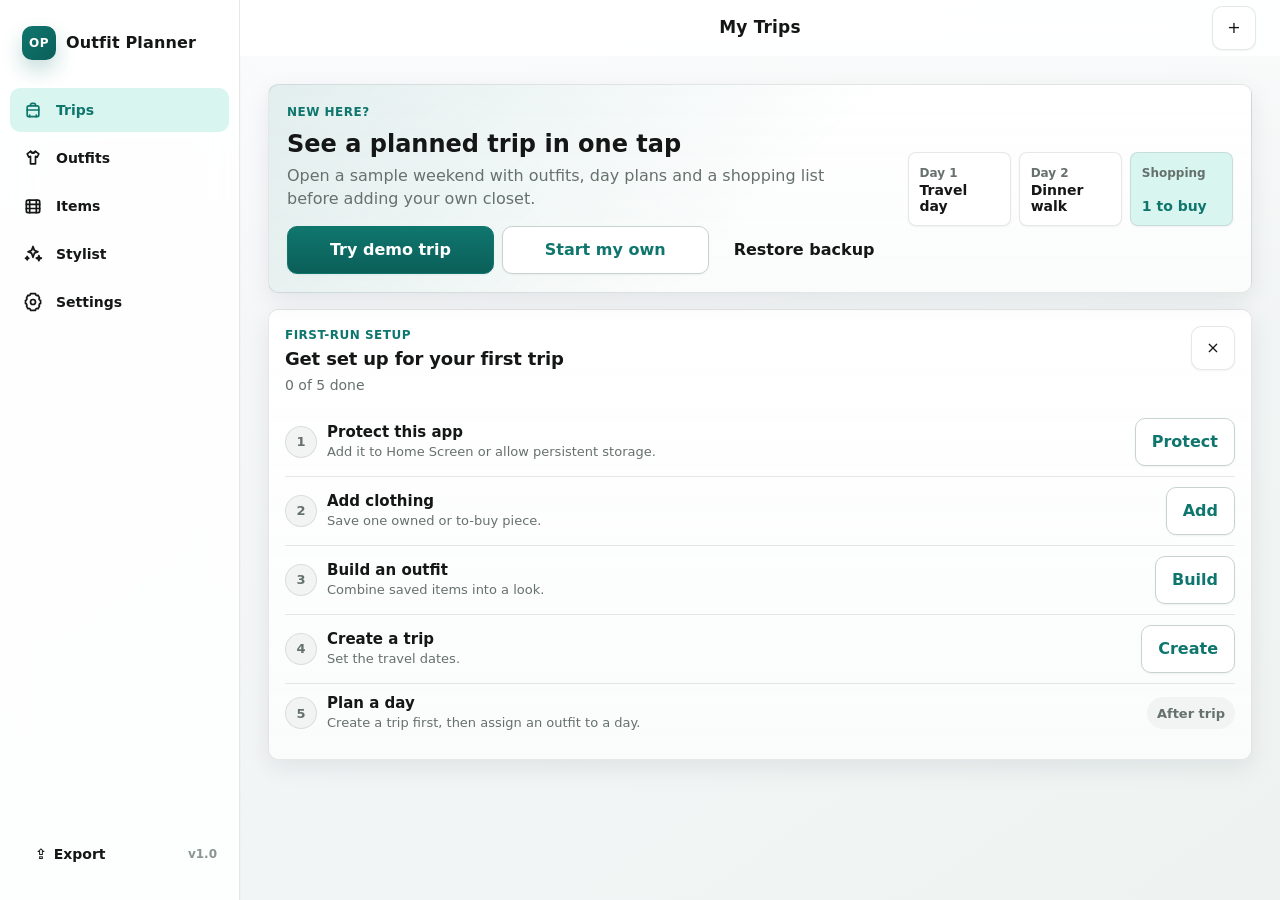
<file: index.html>
<!doctype html>
<html lang="en">
<head>
  <meta charset="utf-8">
  <meta name="viewport" content="width=device-width,initial-scale=1,viewport-fit=cover">
  <title>Outfit Planner</title>
  <meta name="description" content="Plan your trip outfits — offline, on any device.">
  <meta name="theme-color" content="#f7f8fb">
  <meta name="apple-mobile-web-app-capable" content="yes">
  <meta name="apple-mobile-web-app-status-bar-style" content="black-translucent">
  <meta name="apple-mobile-web-app-title" content="Outfits">
  <link rel="manifest" href="manifest.webmanifest">
  <link rel="apple-touch-icon" href="icons/apple-touch-icon.png">
  <link rel="icon" type="image/svg+xml" href="icons/icon.svg">
  <script>
    (function () {
      var localHosts = ['localhost', '127.0.0.1', '::1', '[::1]'];
      if (location.protocol === 'file:' || localHosts.indexOf(location.hostname) !== -1) return;

      var script = document.createElement('script');
      script.defer = true;
      script.src = 'https://cloud.umami.is/script.js';
      script.dataset.websiteId = '90836ef6-43d9-42e5-a6f2-d65ed08623a4';
      document.head.appendChild(script);
    }());
  </script>
  <link rel="stylesheet" href="css/reset.css">
  <link rel="stylesheet" href="css/app.css">
  <script>
    // Browsers block ES modules and fetch from file:// — show a clear message instead of a blank page.
    if (location.protocol === 'file:') {
      document.addEventListener('DOMContentLoaded', function () {
        document.body.innerHTML = '<div style="max-width:560px;margin:48px auto;padding:24px;font-family:-apple-system,system-ui,sans-serif;line-height:1.5;color:#111;background:#fff;border-radius:12px;box-shadow:0 4px 20px rgba(0,0,0,.1)"><h2 style="margin-bottom:8px">Open this app via HTTP, not file://</h2><p style="color:#555;margin-bottom:16px">Modern browsers block JavaScript modules and IndexedDB on <code>file://</code> URLs. Serve the folder locally first:</p><pre style="background:#f4f4f5;padding:12px;border-radius:8px;font-size:13px;overflow-x:auto"># From this folder, run either:\npython -m http.server 5173\n# or:\nnpx serve -p 5173</pre><p style="color:#555;margin:12px 0">Then open <code>http://127.0.0.1:5173/</code> in your browser.</p><p style="color:#555">When you publish to GitHub Pages, the URL will be <code>https://&lt;you&gt;.github.io/outfit-planner/</code> and everything works automatically.</p></div>';
      });
    }
  </script>
</head>
<body>
  <a class="skip-link" href="#view-root">Skip to content</a>

  <div class="app-shell">
    <aside class="sidebar" aria-label="Primary navigation">
      <div class="sidebar-brand">
        <span class="brand-mark" aria-hidden="true">OP</span>
        <span class="brand-text">Outfit Planner</span>
      </div>
      <nav class="sidebar-nav" id="sidebar-nav"></nav>
      <div class="sidebar-foot">
        <button type="button" class="btn btn-ghost btn-sm" data-action="quick-export">
          <span aria-hidden="true">⇪</span> Export
        </button>
        <span class="version-tag">v1.0</span>
      </div>
    </aside>

    <div class="app-main">
      <div id="storage-banner" class="storage-banner" hidden></div>
      <header class="topbar" id="topbar"></header>
      <main id="view-root" tabindex="-1"></main>
    </div>

    <nav class="tabbar" id="tabbar" aria-label="Primary navigation"></nav>
  </div>

  <div id="modal-root" aria-live="polite"></div>
  <div id="toast-root" class="toast-root" role="status" aria-live="polite"></div>

  <template id="tpl-skeleton-row">
    <div class="skeleton-row">
      <div class="skeleton-thumb"></div>
      <div class="skeleton-lines">
        <div class="skeleton-line"></div>
        <div class="skeleton-line short"></div>
      </div>
    </div>
  </template>

  <script type="module" src="js/app.js"></script>
</body>
</html>
</file>
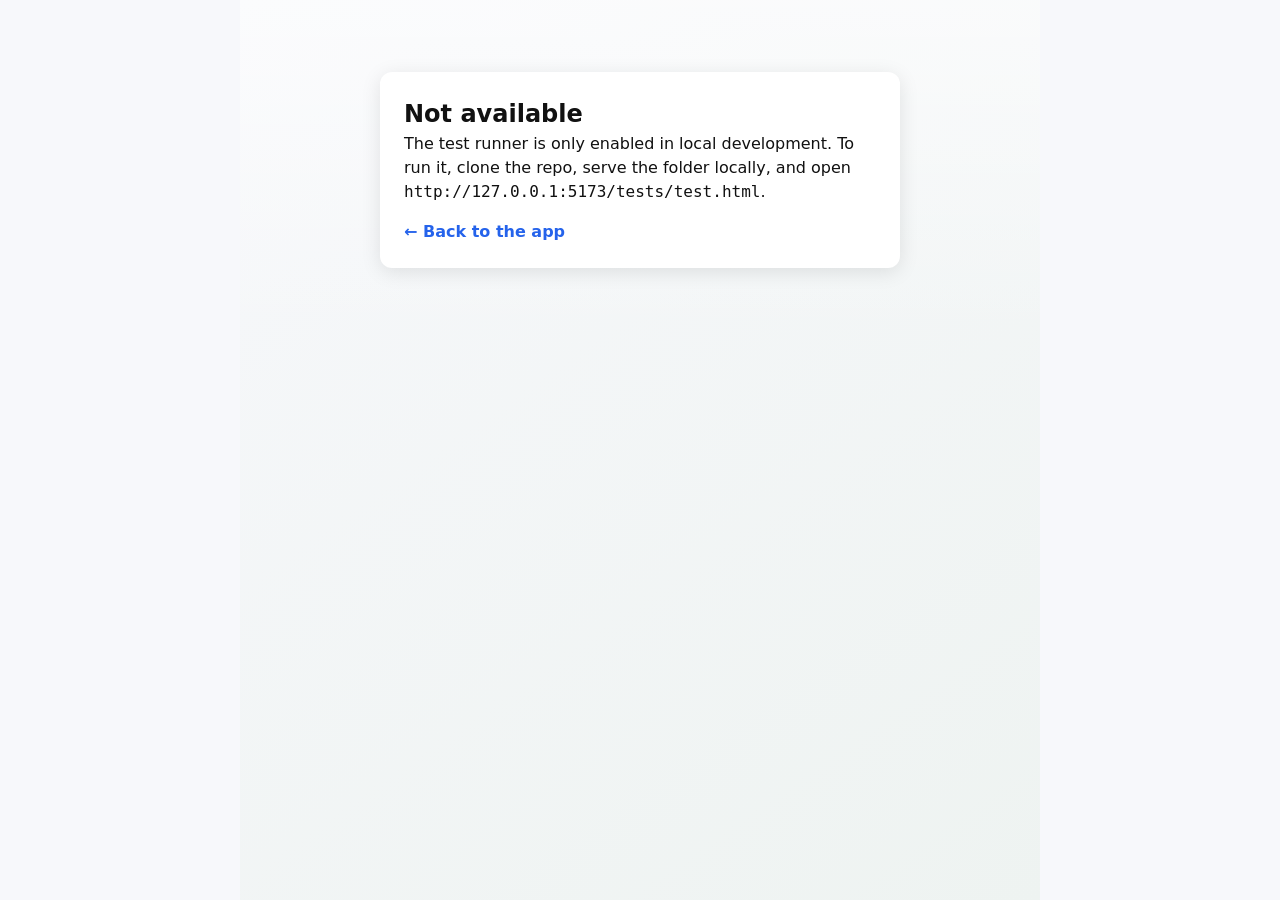
<file: tests/test.html>
<!doctype html>
<html lang="en">
<head>
  <meta charset="utf-8">
  <meta name="viewport" content="width=device-width,initial-scale=1">
  <title>Outfit Planner — Tests</title>
  <link rel="icon" href="data:,">
  <link rel="stylesheet" href="../css/reset.css">
  <link rel="stylesheet" href="../css/app.css">
  <script>
    // The test runner is for local development only. In any non-loopback
    // environment (GitHub Pages, anywhere on the public internet), show a
    // dev-only notice instead of the runner UI.
    (function () {
      var h = location.hostname;
      var isLocal = h === 'localhost' || h === '127.0.0.1' || h === '0.0.0.0' || h === '' || h.endsWith('.local');
      var isFile = location.protocol === 'file:';
      window.__TESTS_LOCAL__ = isLocal && !isFile;
      if (window.__TESTS_LOCAL__) return;
      document.addEventListener('DOMContentLoaded', function () {
        document.body.innerHTML = isFile
          ? '<div style="max-width:560px;margin:48px auto;padding:24px;font-family:-apple-system,system-ui,sans-serif;line-height:1.5;color:#111;background:#fff;border-radius:12px;box-shadow:0 4px 20px rgba(0,0,0,.1)"><h2>Tests must be served over HTTP</h2><p>From the project folder, run:</p><pre style="background:#f4f4f5;padding:12px;border-radius:8px;font-size:13px">python -m http.server 5173</pre><p>Then open <code>http://127.0.0.1:5173/tests/test.html</code></p></div>'
          : '<div style="max-width:520px;margin:48px auto;padding:24px;font-family:-apple-system,system-ui,sans-serif;line-height:1.5;color:#111;background:#fff;border-radius:12px;box-shadow:0 4px 20px rgba(0,0,0,.1)"><h2>Not available</h2><p>The test runner is only enabled in local development. To run it, clone the repo, serve the folder locally, and open <code>http://127.0.0.1:5173/tests/test.html</code>.</p><p style="margin-top:16px"><a href="../" style="color:#2563eb;font-weight:600">← Back to the app</a></p></div>';
      }, { once: true });
    })();
  </script>
  <style>
    body { padding: 24px; font-family: var(--font); max-width: 800px; margin: 0 auto; }
    h1 { margin-bottom: 16px; }
    .test { padding: 10px 14px; border-radius: 8px; margin: 4px 0; font-family: ui-monospace, SFMono-Regular, Menlo, monospace; font-size: 13px; }
    .test.pass { background: var(--success-soft); color: var(--success); }
    .test.fail { background: var(--danger-soft); color: var(--danger); }
    .test.run  { background: var(--surface-2); color: var(--text-muted); }
    .stats { margin: 12px 0; padding: 12px 14px; background: var(--surface); border: 1px solid var(--border); border-radius: 8px; }
    .controls { margin-bottom: 16px; display: flex; gap: 8px; align-items: center; flex-wrap: wrap; }
    pre { white-space: pre-wrap; word-break: break-all; }
  </style>
</head>
<body>
  <h1>Outfit Planner — Tests</h1>
  <div class="controls">
    <button id="run-btn" class="btn btn-primary btn-sm">Run tests</button>
    <a href="../index.html" class="btn btn-ghost btn-sm">Back to app</a>
  </div>
  <div class="stats" id="stats">Click "Run tests" to begin.</div>
  <div id="results"></div>
  <script type="module" src="./tests.js"></script>
</body>
</html>
</file>
<file: css/app.css>
/* ---------- Design tokens ---------- */
:root {
  /* Opt into both schemes so UA-painted surfaces (the <dialog> default color,
     form controls, scrollbars) track the OS theme. Without this, the UA
     `CanvasText` default resolves to black even in dark mode — which left
     sheet/dialog text black-on-dark. */
  color-scheme: light dark;
  --bg: #f7f8fb;
  --bg-elevated: #eef3f1;
  --surface: #ffffff;
  --surface-2: #f1f4f3;
  --surface-3: #e8eeeb;
  --surface-glass: rgba(255,255,255,.84);
  --surface-raised: linear-gradient(180deg, rgba(255,255,255,.98), rgba(250,252,251,.94));
  --text: #151716;
  --text-muted: #66716d;
  --text-soft: #8a9691;
  --accent: #0f766e;
  --accent-2: #0b5f59;
  --accent-contrast: #ffffff;
  --accent-soft: #d9f5ef;
  --accent-ring: rgba(15,118,110,.24);
  --danger: #dc2626;
  --danger-soft: #fee2e2;
  --success: #118454;
  --success-soft: #dff8ec;
  --warn: #b65f00;
  --warn-soft: #fff1d8;
  --border: #dce4e1;
  --border-strong: #c7d3cf;
  --hairline: rgba(21,23,22,.1);
  --shadow-xs: 0 1px 2px rgba(15,23,42,.05);
  --shadow-sm: 0 8px 24px rgba(15,23,42,.08);
  --shadow-md: 0 16px 44px rgba(15,23,42,.12);
  --shadow-lg: 0 24px 70px rgba(15,23,42,.16);
  --radius-sm: 8px;
  --radius-md: 10px;
  --radius-lg: 18px;
  --tabbar-h: 68px;
  --topbar-h: 56px;
  --sidebar-w: 240px;
  --font: -apple-system, BlinkMacSystemFont, "SF Pro Text", "Inter", system-ui, "Segoe UI", Roboto, sans-serif;
}
@media (prefers-color-scheme: dark) {
  :root {
    --bg: #090d0c;
    --bg-elevated: #111715;
    --surface: #151a18;
    --surface-2: #1d2421;
    --surface-3: #26302c;
    --surface-glass: rgba(16,22,20,.82);
    --surface-raised: linear-gradient(180deg, rgba(25,31,29,.96), rgba(18,24,22,.94));
    --text: #f3f7f5;
    --text-muted: #a8b5b0;
    --text-soft: #788680;
    --accent: #2dd4bf;
    --accent-2: #5eead4;
    --accent-contrast: #062f2b;
    --accent-soft: rgba(45,212,191,.16);
    --accent-ring: rgba(45,212,191,.26);
    --danger: #ef4444;
    --danger-soft: rgba(239,68,68,.16);
    --success: #34d399;
    --success-soft: rgba(52,211,153,.16);
    --warn: #f59e0b;
    --warn-soft: rgba(245,158,11,.18);
    --border: #2a3531;
    --border-strong: #3a4742;
    --hairline: rgba(243,247,245,.11);
    --shadow-xs: 0 1px 2px rgba(0,0,0,.28);
    --shadow-sm: 0 10px 30px rgba(0,0,0,.32);
    --shadow-md: 0 20px 56px rgba(0,0,0,.42);
    --shadow-lg: 0 28px 80px rgba(0,0,0,.48);
  }
}

html, body {
  min-height: 100%;
  background: var(--bg);
  color: var(--text);
  font-family: var(--font);
  font-size: 16px;
  text-rendering: optimizeLegibility;
}
body {
  background:
    linear-gradient(180deg, rgba(255,255,255,.56) 0%, rgba(255,255,255,0) 38%),
    linear-gradient(145deg, var(--bg) 0%, var(--bg-elevated) 100%);
}
@media (prefers-color-scheme: dark) {
  body {
    background:
      linear-gradient(180deg, rgba(45,212,191,.08) 0%, rgba(45,212,191,0) 36%),
      linear-gradient(145deg, var(--bg) 0%, var(--bg-elevated) 100%);
  }
}
[hidden] { display: none !important; }

/* Skip link for a11y */
.skip-link { position: absolute; left: -9999px; top: 0; padding: 8px 12px; background: var(--accent); color: #fff; border-radius: 0 0 var(--radius-sm) 0; z-index: 1000; }
.skip-link:focus { left: 0; }

/* ---------- App shell ---------- */
.app-shell {
  min-height: 100dvh;
  display: grid;
  grid-template-columns: 1fr;
  grid-template-rows: 1fr auto;
}
.sidebar { display: none; }
.app-main { display: flex; flex-direction: column; min-height: 100dvh; min-width: 0; position: relative; }
.app-main { --day-sticky-top: calc(var(--topbar-h) + env(safe-area-inset-top)); }
.topbar {
  position: sticky; top: 0; z-index: 50;
  /* Total height = bar (56px) + the notch/Dynamic-Island inset, which is added
     as top padding. With box-sizing:border-box a FIXED height let the safe-area
     padding eat the whole bar on iPhones, hiding the grey bar and shoving the
     controls up under the camera. min-height keeps a full 56px of content room
     below the inset. */
  min-height: calc(var(--topbar-h) + env(safe-area-inset-top));
  padding: 0 max(16px, env(safe-area-inset-right)) 0 max(16px, env(safe-area-inset-left));
  padding-top: env(safe-area-inset-top);
  display: flex; align-items: center; gap: 12px;
  background: var(--surface-glass);
  -webkit-backdrop-filter: blur(18px) saturate(1.18);
  backdrop-filter: blur(18px) saturate(1.18);
  border-bottom: 1px solid transparent;
  transition: border-color .15s, box-shadow .15s, background .15s;
}
.topbar.scrolled { border-bottom-color: var(--hairline); box-shadow: var(--shadow-xs); }
.topbar h1 { font-size: 17px; font-weight: 760; flex: 1; text-align: center; letter-spacing: .01em; }
.topbar .topbar-left, .topbar .topbar-right { display: flex; align-items: center; gap: 4px; min-width: 44px; }
.topbar .topbar-right { justify-content: flex-end; }
#view-root {
  flex: 1; min-height: 0;
  width: 100%;
  padding: 18px max(16px, env(safe-area-inset-right)) 18px max(16px, env(safe-area-inset-left));
  padding-bottom: calc(28px + var(--tabbar-h) + env(safe-area-inset-bottom));
  outline: none;
}

/* ---------- Storage-at-risk banner ---------- */
/* Persistent, full-width red call-to-action. Sticks above the topbar so it is
   visible on every page until the app is installed / storage is persisted. */
.storage-banner {
  position: sticky; top: 0; z-index: 60;
  background: var(--danger);
  padding-top: env(safe-area-inset-top);
  box-shadow: var(--shadow-sm);
}
.storage-banner[hidden] { display: none; }
.storage-banner-btn {
  display: flex; align-items: center; gap: 10px;
  width: 100%; min-height: 52px; padding: 10px 16px;
  background: var(--danger); color: #fff;
  border: none; font: inherit; text-align: left;
  cursor: pointer; touch-action: manipulation;
  transition: filter .12s;
}
.storage-banner-btn:hover { filter: brightness(1.06); }
.storage-banner-btn:active { filter: brightness(.9); }
.storage-banner-icon { font-size: 20px; flex: none; }
.storage-banner-text { display: flex; flex-direction: column; line-height: 1.25; flex: 1; min-width: 0; }
.storage-banner-text strong { font-size: 14px; font-weight: 700; }
.storage-banner-sub { font-size: 12px; opacity: .92; }
.storage-banner-chevron { font-size: 24px; font-weight: 700; flex: none; opacity: .9; }

/* When the banner is showing, the sticky topbar sits directly below it and the
   banner owns the safe-area inset. */
.has-storage-banner { --day-sticky-top: calc(var(--storage-banner-h, 0px) + var(--topbar-h)); }
.has-storage-banner .topbar { top: var(--storage-banner-h, 0px); padding-top: 0; min-height: var(--topbar-h); }

/* ---------- Install / restore / backup sheets ---------- */
.install-guide .guide-intro, .restore-prompt > p, .backup-reminder > p { margin-bottom: 12px; color: var(--text-muted); }
.guide-steps { margin: 0 0 12px 1.1em; padding: 0; display: flex; flex-direction: column; gap: 8px; }
.guide-steps li { line-height: 1.4; }
.guide-glyph { font-family: -apple-system, system-ui, sans-serif; }
.guide-foot { margin-top: 12px; }
.restore-hint {
  background: var(--surface-2); border-radius: var(--radius-sm);
  padding: 12px 14px; margin-bottom: 14px; font-size: 14px;
}
.restore-hint strong { display: block; margin-bottom: 6px; }
.restore-hint ul { margin: 0 0 0 1.1em; padding: 0; display: flex; flex-direction: column; gap: 4px; }
.restore-hint li { line-height: 1.35; }
.status-pill { font-size: 13px; font-weight: 700; padding: 4px 10px; border-radius: 999px; white-space: nowrap; }
.status-pill.status-ok { background: var(--success-soft); color: var(--success); }

/* ---------- First-run setup ---------- */
.activation-hero {
  position: relative;
  overflow: hidden;
  display: grid;
  gap: 16px;
  padding: 18px;
  margin-bottom: 16px;
  border-radius: var(--radius-md);
  border: 1px solid var(--hairline);
  background:
    linear-gradient(135deg, rgba(15,118,110,.12), rgba(15,118,110,0) 52%),
    var(--surface-raised);
  box-shadow: var(--shadow-sm);
}
.activation-copy { position: relative; z-index: 1; display: flex; flex-direction: column; gap: 6px; }
.activation-copy h2 { font-size: 24px; font-weight: 880; line-height: 1.12; }
.activation-copy p:not(.setup-eyebrow) { color: var(--text-muted); line-height: 1.45; max-width: 560px; }
.activation-preview {
  position: relative;
  z-index: 1;
  display: grid;
  grid-template-columns: repeat(3, minmax(0, 1fr));
  gap: 8px;
}
.activation-preview-card {
  min-height: 72px;
  padding: 11px;
  border-radius: var(--radius-sm);
  background: var(--surface);
  border: 1px solid var(--hairline);
  box-shadow: var(--shadow-xs);
  display: flex;
  flex-direction: column;
  justify-content: space-between;
}
.activation-preview-card span { color: var(--text-muted); font-size: 12px; font-weight: 760; }
.activation-preview-card strong { font-size: 14px; line-height: 1.15; }
.activation-preview-card.is-muted { background: var(--accent-soft); color: var(--accent); }
.activation-actions {
  position: relative;
  z-index: 1;
  display: flex;
  flex-wrap: wrap;
  gap: 8px;
}
.activation-actions .btn { flex: 1 1 150px; }
.activation-actions .activation-restore { flex: 0 1 auto; }
@media (min-width: 720px) {
  .activation-hero { grid-template-columns: minmax(0, 1.3fr) minmax(280px, .7fr); align-items: center; }
  .activation-preview { grid-column: 2; grid-row: 1 / span 2; }
  .activation-actions { grid-column: 1; }
}
@media (max-width: 380px) {
  .activation-preview { grid-template-columns: 1fr; }
}

.setup-card {
  background: var(--surface-raised);
  border: 1px solid var(--hairline);
  border-radius: var(--radius-md);
  padding: 16px;
  margin-bottom: 16px;
  box-shadow: var(--shadow-sm);
}
.setup-card-head { display: flex; justify-content: space-between; align-items: flex-start; gap: 12px; margin-bottom: 12px; }
.setup-card-title { min-width: 0; }
.setup-eyebrow {
  color: var(--accent);
  font-size: 12px;
  font-weight: 800;
  letter-spacing: .04em;
  text-transform: uppercase;
  margin-bottom: 4px;
}
.setup-card h2 { font-size: 18px; font-weight: 860; line-height: 1.25; margin-bottom: 4px; letter-spacing: -.01em; }
.setup-progress { color: var(--text-muted); font-size: 14px; }
.setup-dismiss { flex: none; }
.setup-checklist { list-style: none; margin: 0; padding: 0; display: flex; flex-direction: column; }
.setup-step {
  display: grid;
  grid-template-columns: 32px minmax(0, 1fr) auto;
  align-items: center;
  gap: 10px;
  min-height: 60px;
  padding: 10px 0;
  border-top: 1px solid var(--hairline);
}
.setup-step:first-child { border-top: 0; }
.setup-step-mark {
  width: 32px;
  height: 32px;
  border-radius: 50%;
  display: inline-flex;
  align-items: center;
  justify-content: center;
  background: var(--surface-2);
  border: 1px solid var(--hairline);
  color: var(--text-muted);
  font-size: 13px;
  font-weight: 800;
}
.setup-step.is-done .setup-step-mark { background: var(--success-soft); color: var(--success); }
.setup-step-text { min-width: 0; display: flex; flex-direction: column; gap: 2px; }
.setup-step-text strong { font-size: 15px; line-height: 1.25; font-weight: 780; }
.setup-step-text small { color: var(--text-muted); font-size: 13px; line-height: 1.3; }
.setup-action {
  min-height: 44px;
  padding: 0 14px;
  border-radius: var(--radius-sm);
  font-size: 14px;
  white-space: nowrap;
}
.setup-done-pill {
  min-height: 32px;
  display: inline-flex;
  align-items: center;
  padding: 0 10px;
  border-radius: 999px;
  background: var(--success-soft);
  color: var(--success);
  font-size: 13px;
  font-weight: 800;
  white-space: nowrap;
}
.setup-pending-pill {
  min-height: 32px;
  display: inline-flex;
  align-items: center;
  padding: 0 10px;
  border-radius: 999px;
  background: var(--surface-2);
  color: var(--text-muted);
  font-size: 13px;
  font-weight: 800;
  white-space: nowrap;
}
@media (max-width: 360px) {
  .setup-step { grid-template-columns: 32px minmax(0, 1fr); }
  .setup-step .setup-action, .setup-step .setup-done-pill, .setup-step .setup-pending-pill {
    grid-column: 2;
    justify-self: start;
    margin-top: -2px;
  }
}

/* ---------- Bottom tab bar ---------- */
.tabbar {
  position: fixed;
  left: max(12px, env(safe-area-inset-left));
  right: max(12px, env(safe-area-inset-right));
  bottom: max(10px, env(safe-area-inset-bottom));
  z-index: 60;
  background: var(--surface-glass);
  border: 1px solid var(--hairline);
  border-radius: 22px;
  box-shadow: var(--shadow-md);
  -webkit-backdrop-filter: blur(22px) saturate(1.2);
  backdrop-filter: blur(22px) saturate(1.2);
  display: flex;
  padding: 6px;
}
.tabbar a {
  flex: 1;
  display: flex; flex-direction: column; align-items: center; justify-content: center;
  gap: 3px;
  padding: 7px 4px;
  min-height: calc(var(--tabbar-h) - 12px);
  border-radius: 16px;
  color: var(--text-muted);
  font-size: 11px; font-weight: 680;
  letter-spacing: .01em;
  transition: background .15s, color .15s, transform .08s;
}
.tabbar a .nav-icon { width: 22px; height: 22px; display: inline-flex; align-items: center; justify-content: center; }
.tabbar a .nav-icon svg { width: 21px; height: 21px; stroke-width: 2.1; }
.tabbar a[aria-current="page"] { color: var(--accent); background: var(--accent-soft); }
.tabbar a:active { transform: scale(.97); background: var(--surface-2); }

/* ---------- Desktop layout ---------- */
@media (min-width: 1024px) {
  .app-shell { grid-template-columns: var(--sidebar-w) 1fr; grid-template-rows: 1fr; }
  .sidebar {
    display: flex; flex-direction: column;
    background: var(--surface-glass);
    border-right: 1px solid var(--hairline);
    box-shadow: var(--shadow-xs);
    -webkit-backdrop-filter: blur(18px) saturate(1.12);
    backdrop-filter: blur(18px) saturate(1.12);
    padding: 18px 10px;
    gap: 10px;
    position: sticky; top: 0;
    height: 100dvh;
  }
  .sidebar-brand { display: flex; align-items: center; gap: 10px; padding: 8px 12px 18px; font-weight: 780; font-size: 16px; letter-spacing: .01em; }
  .brand-mark {
    width: 34px; height: 34px; border-radius: 10px;
    display: inline-flex; align-items: center; justify-content: center;
    background: linear-gradient(135deg, var(--accent), var(--accent-2));
    color: var(--accent-contrast);
    font-size: 12px; font-weight: 900; letter-spacing: .04em;
    box-shadow: 0 10px 20px var(--accent-ring);
  }
  .brand-text { min-width: 0; }
  .sidebar-nav { display: flex; flex-direction: column; gap: 4px; flex: 1; }
  .sidebar-nav a {
    display: flex; align-items: center; gap: 12px;
    min-height: 44px;
    padding: 10px 12px;
    border-radius: var(--radius-md);
    color: var(--text);
    font-weight: 680; font-size: 14px;
    transition: background .15s, color .15s, transform .08s;
  }
  .sidebar-nav a:hover { background: var(--surface-2); }
  .sidebar-nav a:active { transform: scale(.99); }
  .sidebar-nav a[aria-current="page"] { background: var(--accent-soft); color: var(--accent); }
  .sidebar-nav .nav-icon { width: 22px; height: 22px; display: inline-flex; align-items: center; justify-content: center; }
  .sidebar-nav .nav-icon svg { width: 20px; height: 20px; stroke-width: 2.05; }
  .sidebar-foot { display: flex; align-items: center; justify-content: space-between; padding: 10px 12px; gap: 8px; font-size: 12px; color: var(--text-muted); }
  .version-tag { font-weight: 700; color: var(--text-soft); }
  .tabbar { display: none; }
  #view-root { padding: 28px; max-width: 1180px; width: 100%; margin: 0 auto; padding-bottom: 32px; }
  .topbar { padding: 0 24px; }
}

/* ---------- Buttons ---------- */
.btn {
  display: inline-flex; align-items: center; justify-content: center; gap: 7px;
  min-height: 48px; padding: 0 16px;
  border-radius: var(--radius-md);
  font-size: 16px; font-weight: 760;
  border: 1px solid transparent;
  box-shadow: var(--shadow-xs);
  transition: transform .08s, opacity .15s, background .15s, border-color .15s, box-shadow .15s;
  touch-action: manipulation;
}
.btn:active { transform: scale(.97); }
.btn-primary { background: linear-gradient(180deg, var(--accent), var(--accent-2)); color: var(--accent-contrast); border-color: var(--accent); }
.btn-primary:hover { background: var(--accent-2); }
.btn-secondary { background: var(--surface); color: var(--accent); border-color: var(--border-strong); }
.btn-secondary:hover { background: var(--accent-soft); border-color: var(--accent); }
.btn-danger { background: var(--danger); color: #fff; }
.btn-ghost { background: transparent; color: var(--text); box-shadow: none; border-color: transparent; }
.btn-ghost:hover { background: var(--surface-2); border-color: var(--border); }
.btn-sm { min-height: 36px; padding: 0 12px; font-size: 14px; }
.btn-block { width: 100%; }
.btn[disabled] { opacity: .5; cursor: not-allowed; transform: none; }
.icon-btn {
  width: 44px; height: 44px;
  display: inline-flex; align-items: center; justify-content: center;
  border-radius: var(--radius-md);
  color: var(--text);
  background: var(--surface);
  border: 1px solid var(--hairline);
  box-shadow: var(--shadow-xs);
  transition: transform .08s, background .15s, border-color .15s, color .15s;
}
.icon-btn:hover { background: var(--surface-2); border-color: var(--border-strong); }
.icon-btn:active { transform: scale(.96); }

/* ---------- Form fields ---------- */
.field { display: flex; flex-direction: column; gap: 6px; margin-bottom: 16px; }
.field label { font-size: 13px; font-weight: 760; color: var(--text); letter-spacing: .01em; }
.field input[type=text], .field input[type=search], .field input[type=url], .field input[type=date], .field textarea, .field select {
  width: 100%;
  min-height: 48px;
  padding: 10px 13px;
  border: 1px solid var(--border);
  border-radius: var(--radius-md);
  background: var(--surface-raised);
  color: var(--text);
  font-size: 16px;
  box-shadow: var(--shadow-xs);
  transition: border-color .15s, box-shadow .15s, background .15s;
}
.field textarea { min-height: 80px; resize: vertical; padding: 12px; }
.field input:focus, .field textarea:focus, .field select:focus { border-color: var(--accent); box-shadow: 0 0 0 4px var(--accent-ring), var(--shadow-xs); outline: none; }
.field .error-text { color: var(--danger); font-size: 13px; }
.field-row { display: flex; gap: 12px; }
.field-row .field { flex: 1; }

/* Search */
.search-box {
  display: flex; align-items: center; gap: 8px;
  min-height: 48px;
  padding: 0 8px 0 12px;
  margin-bottom: 14px;
  background: var(--surface-raised);
  border: 1px solid var(--hairline);
  border-radius: var(--radius-md);
  box-shadow: var(--shadow-xs);
}
.search-box:focus-within { border-color: var(--accent); box-shadow: 0 0 0 4px var(--accent-ring), var(--shadow-xs); }
.search-icon {
  flex: none;
  width: 20px; height: 20px;
  color: var(--text-muted);
  font-size: 0;
  position: relative;
}
.search-icon::before {
  content: "";
  position: absolute;
  width: 10px; height: 10px;
  left: 3px; top: 3px;
  border: 2px solid currentColor;
  border-radius: 50%;
}
.search-icon::after {
  content: "";
  position: absolute;
  width: 8px; height: 2px;
  left: 12px; top: 14px;
  border-radius: 999px;
  background: currentColor;
  transform: rotate(45deg);
  transform-origin: left center;
}
.search-box input[type=search] {
  flex: 1; min-width: 0;
  min-height: 46px;
  border: 0;
  background: transparent;
  color: var(--text);
  font-size: 16px;
  outline: none;
}
.search-clear {
  flex: none;
  width: 36px; height: 36px;
  border-radius: 50%;
  display: inline-flex; align-items: center; justify-content: center;
  color: var(--text-muted);
  font-size: 22px;
}
.search-clear:hover { background: var(--surface-2); color: var(--text); }
.sheet-search { margin-bottom: 0; }
.picker-stack { display: flex; flex-direction: column; gap: 12px; }

/* Segmented control */
.segmented {
  display: inline-flex;
  flex-wrap: wrap;
  background: var(--surface-2);
  border: 1px solid var(--hairline);
  border-radius: var(--radius-md);
  padding: 4px;
  gap: 2px;
  width: 100%;
}
.segmented button {
  flex: 1 1 calc(25% - 2px); min-height: 40px; padding: 0 10px;
  border-radius: 8px;
  font-weight: 760; font-size: 14px;
  color: var(--text-muted);
  white-space: nowrap;
  transition: background .15s, color .15s, box-shadow .15s;
}
.segmented button[aria-pressed="true"] { background: var(--surface); color: var(--accent); box-shadow: var(--shadow-xs); }

/* Toggle row */
.toggle-row {
  display: flex; align-items: center; justify-content: space-between;
  gap: 12px; padding: 14px 16px;
  background: var(--surface-raised);
  border: 1px solid var(--hairline);
  border-radius: var(--radius-md);
  box-shadow: var(--shadow-xs);
  margin-bottom: 16px;
}
.toggle-row .toggle-label { display: flex; flex-direction: column; }
.toggle-row .toggle-label strong { font-size: 15px; font-weight: 760; }
.toggle-row .toggle-label small { color: var(--text-muted); font-size: 13px; }
.toggle-switch { position: relative; width: 52px; height: 30px; flex-shrink: 0; }
.toggle-switch input { position: absolute; opacity: 0; width: 100%; height: 100%; cursor: pointer; }
.toggle-switch .track { position: absolute; inset: 0; background: var(--border-strong); border-radius: 999px; transition: background .15s; }
.toggle-switch .thumb { position: absolute; top: 3px; left: 3px; width: 24px; height: 24px; background: #fff; border-radius: 50%; transition: transform .15s; box-shadow: var(--shadow-sm); }
.toggle-switch input:checked + .track { background: var(--success); }
.toggle-switch input:checked + .track + .thumb { transform: translateX(22px); }

/* ---------- List rows & cards ---------- */
.list { display: flex; flex-direction: column; gap: 10px; }
.list-row {
  display: flex; align-items: center; gap: 12px;
  padding: 12px; min-height: 72px;
  background: var(--surface-raised);
  border: 1px solid var(--hairline);
  border-radius: var(--radius-md);
  box-shadow: var(--shadow-xs);
  transition: transform .08s, box-shadow .15s, border-color .15s, background .15s;
  cursor: pointer;
  text-align: left;
  width: 100%;
}
.list-row:active { transform: scale(.99); }
.list-row.is-disabled, .list-row:disabled { opacity: .55; cursor: not-allowed; box-shadow: none; }
@media (hover: hover) and (pointer: fine) {
  .list-row:hover:not(:disabled):not(.is-disabled) { box-shadow: var(--shadow-sm); border-color: var(--border-strong); }
}
.list-row .thumb { width: 56px; height: 56px; border-radius: var(--radius-sm); background: var(--surface-2); border: 1px solid var(--hairline); flex-shrink: 0; overflow: hidden; display: flex; align-items: center; justify-content: center; font-size: 28px; color: var(--text-muted); }
.list-row .thumb img { width: 100%; height: 100%; object-fit: cover; }
.list-row .row-body { flex: 1; min-width: 0; display: flex; flex-direction: column; gap: 2px; }
.list-row .row-title { font-weight: 760; font-size: 15px; }
.list-row .row-sub { color: var(--text-muted); font-size: 13px; }
.list-row .row-chevron { color: var(--text-muted); font-size: 18px; flex-shrink: 0; }
.list-row .row-badges { display: flex; gap: 6px; flex-wrap: wrap; }
.picker-note { color: var(--text-muted); font-size: 12px; font-weight: 600; }

/* Share-picker rows: checkbox-as-row, full row is the label */
.share-pick-row { cursor: pointer; }
.share-pick-row .share-pick-cb { width: 22px; height: 22px; accent-color: var(--accent); flex-shrink: 0; cursor: pointer; }
.share-pick-row:has(.share-pick-cb:checked) { border-color: var(--accent); background: var(--accent-soft); }

/* Badges */
.badge { display: inline-flex; align-items: center; gap: 4px; padding: 3px 9px; border-radius: 999px; font-size: 12px; font-weight: 760; background: var(--surface-2); color: var(--text-muted); border: 1px solid var(--hairline); }
.badge.badge-warn { background: var(--warn-soft); color: var(--warn); }
.badge.badge-success { background: var(--success-soft); color: var(--success); }
.badge.badge-accent { background: var(--accent-soft); color: var(--accent); }

/* Page header in main content */
.page-head { display: flex; align-items: center; justify-content: space-between; gap: 12px; margin-bottom: 16px; }
.page-head h2 { font-size: 22px; font-weight: 820; letter-spacing: -.01em; }
.page-head .meta { color: var(--text-muted); font-size: 14px; }

/* Chips (category filter) */
.chip-row { display: flex; gap: 8px; overflow-x: auto; padding: 4px 0 8px; margin: 0 -16px 12px; padding-left: 16px; padding-right: 16px; scroll-snap-type: x mandatory; -webkit-overflow-scrolling: touch; }
.chip-row::-webkit-scrollbar { display: none; }
.chip { flex-shrink: 0; padding: 7px 14px; min-height: 36px; border-radius: 999px; background: var(--surface-raised); color: var(--text); font-size: 14px; font-weight: 720; scroll-snap-align: start; cursor: pointer; transition: background .15s, color .15s, border-color .15s, box-shadow .15s; border: 1px solid var(--hairline); box-shadow: var(--shadow-xs); }
.chip[aria-pressed="true"] { background: linear-gradient(180deg, var(--accent), var(--accent-2)); color: var(--accent-contrast); border-color: var(--accent); }
.tag-chip-row { margin-top: -6px; }
.tag-chip { font-size: 13px; }
@media (hover: hover) and (pointer: fine) {
  .chip:hover:not([aria-pressed="true"]) { background: var(--surface-2); border-color: var(--border-strong); }
}

/* Empty / error states */
.state {
  text-align: center;
  padding: 56px 24px;
  display: flex; flex-direction: column; gap: 12px; align-items: center;
  color: var(--text);
}
.state .state-icon { font-size: 48px; opacity: .6; }
.state h3 { font-size: 19px; font-weight: 820; letter-spacing: -.01em; }
.state p { color: var(--text-muted); max-width: 320px; }

/* Skeleton loader */
.skeleton-row { display: flex; gap: 12px; align-items: center; padding: 12px; background: var(--surface-raised); border: 1px solid var(--hairline); border-radius: var(--radius-md); box-shadow: var(--shadow-xs); }
.skeleton-thumb, .skeleton-line { background: var(--surface-2); border-radius: var(--radius-sm); animation: pulse 1.4s ease-in-out infinite; }
.skeleton-thumb { width: 56px; height: 56px; flex-shrink: 0; }
.skeleton-lines { flex: 1; display: flex; flex-direction: column; gap: 6px; }
.skeleton-line { height: 12px; }
.skeleton-line.short { width: 60%; }
@keyframes pulse { 0%, 100% { opacity: .6; } 50% { opacity: .3; } }

/* Item grid */
.item-grid {
  display: grid;
  grid-template-columns: repeat(2, 1fr);
  gap: 12px;
}
@media (min-width: 480px) { .item-grid { grid-template-columns: repeat(3, 1fr); } }
@media (min-width: 1024px) { .item-grid { grid-template-columns: repeat(4, 1fr); } }
@media (min-width: 1440px) { .item-grid { grid-template-columns: repeat(5, 1fr); } }

.item-card {
  position: relative;
  background: var(--surface-raised);
  border: 1px solid var(--hairline);
  border-radius: var(--radius-md);
  overflow: hidden;
  cursor: pointer;
  box-shadow: var(--shadow-xs);
  transition: transform .1s, box-shadow .15s, border-color .15s;
}
.item-card:active { transform: scale(.98); }
@media (hover: hover) and (pointer: fine) {
  .item-card:hover { box-shadow: var(--shadow-sm); border-color: var(--border-strong); transform: translateY(-2px); }
}
.item-card .thumb-wrap { aspect-ratio: 1; background: linear-gradient(145deg, var(--surface-2), var(--surface-3)); position: relative; overflow: hidden; display: flex; align-items: center; justify-content: center; color: var(--text-muted); font-size: 36px; }
.item-card .thumb-wrap img { width: 100%; height: 100%; object-fit: cover; }
.item-card .item-name {
  padding: 9px 10px 3px;
  font-size: 14px; font-weight: 780;
  white-space: nowrap; overflow: hidden; text-overflow: ellipsis;
}
.item-card .item-sub { padding: 0 10px 8px; font-size: 12px; color: var(--text-muted); }
.item-card .mini-tags { padding: 0 10px 10px; }
.mini-tags { display: flex; flex-wrap: wrap; gap: 4px; }
.mini-tag {
  max-width: 100%;
  padding: 3px 7px;
  border-radius: 999px;
  background: var(--surface-2);
  color: var(--text-muted);
  font-size: 11px;
  font-weight: 760;
  border: 1px solid var(--hairline);
  white-space: nowrap;
  overflow: hidden;
  text-overflow: ellipsis;
}

/* Ownership badge — top-right corner of any thumb */
.ownership-badge {
  position: absolute; top: 6px; right: 6px;
  display: inline-flex; align-items: center; justify-content: center;
  width: 22px; height: 22px; border-radius: 50%;
  font-size: 12px; font-weight: 700; line-height: 1;
  box-shadow: var(--shadow-sm);
  border: 1px solid rgba(255,255,255,.5);
  z-index: 1;
}
.ownership-badge.owned { background: var(--success); color: #fff; }
.ownership-badge.tobuy { background: var(--warn); color: #fff; }
.ownership-badge.sm { width: 16px; height: 16px; font-size: 10px; top: 2px; right: 2px; }
.ownership-badge.lg { width: 28px; height: 28px; font-size: 14px; }

/* ---------- OutfitStack (anatomical top-down preview) ---------- */
.outfit-stack { display: flex; flex-direction: column; gap: 6px; }
.outfit-stack .stack-accessories {
  display: flex; gap: 4px; justify-content: center; flex-wrap: wrap;
  min-height: 1px;
}
.outfit-stack .stack-slot {
  position: relative;
  background: linear-gradient(145deg, var(--surface-2), var(--surface-3));
  border-radius: var(--radius-md);
  display: flex; align-items: center; justify-content: center;
  overflow: hidden;
  color: var(--text-muted);
  border: 1px solid var(--hairline);
}
.outfit-stack .stack-slot img { width: 100%; height: 100%; object-fit: cover; }
.outfit-stack .stack-slot.empty { background: transparent; border: 1px dashed var(--border); color: var(--text-muted); font-size: 20px; }

/* sm size — used in list rows */
.outfit-stack.sm { width: 60px; }
.outfit-stack.sm .stack-accessories .stack-mini { width: 14px; height: 14px; border-radius: 4px; overflow: hidden; background: var(--surface-2); position: relative; }
.outfit-stack.sm .stack-accessories .stack-mini img { width: 100%; height: 100%; object-fit: cover; }
.outfit-stack.sm .stack-slot { width: 60px; height: 22px; font-size: 12px; }

/* md size — outfit list cards */
.outfit-stack.md { width: 100%; max-width: 220px; }
.outfit-stack.md .stack-accessories { gap: 6px; }
.outfit-stack.md .stack-accessories .stack-mini { width: 32px; height: 32px; border-radius: 6px; position: relative; overflow: hidden; background: var(--surface-2); }
.outfit-stack.md .stack-accessories .stack-mini img { width: 100%; height: 100%; object-fit: cover; }
.outfit-stack.md .stack-slot { height: 64px; font-size: 22px; }

/* lg size — outfit detail header */
.outfit-stack.lg { width: 100%; max-width: 360px; }
.outfit-stack.lg .stack-accessories .stack-mini { width: 48px; height: 48px; border-radius: 8px; overflow: hidden; background: var(--surface-2); position: relative; }
.outfit-stack.lg .stack-accessories .stack-mini img { width: 100%; height: 100%; object-fit: cover; }
.outfit-stack.lg .stack-slot { height: 110px; font-size: 32px; }

/* trip planner rows and outfit picker previews */
.outfit-stack.trip {
  width: 88px;
  max-width: 88px;
  flex: 0 0 88px;
  min-width: 0;
  overflow: hidden;
}
.outfit-stack.trip .stack-accessories { gap: 4px; max-width: 88px; }
.outfit-stack.trip .stack-accessories .stack-mini {
  width: 20px;
  height: 20px;
  flex: 0 0 20px;
  border-radius: 5px;
  overflow: hidden;
  background: var(--surface-2);
  position: relative;
  display: flex;
  align-items: center;
  justify-content: center;
}
.outfit-stack.trip .stack-accessories .stack-mini img,
.outfit-stack.trip .stack-slot img {
  display: block;
  width: 100%;
  max-width: 100%;
  height: 100%;
  object-fit: cover;
}
.outfit-stack.trip .stack-slot {
  width: 88px;
  max-width: 88px;
  height: 40px;
  flex: 0 0 auto;
  font-size: 20px;
}
.outfit-stack.trip.is-single-item .stack-accessories .stack-mini,
.outfit-stack.trip.is-single-item .stack-slot {
  width: 88px;
  height: 88px;
}

/* ---------- Day row in trip detail ---------- */
.day-section { margin-bottom: 16px; }
.day-section .day-header {
  position: sticky; top: var(--day-sticky-top);
  background: linear-gradient(180deg, var(--bg) 74%, rgba(255,255,255,0));
  padding: 7px 0; min-height: 42px;
  display: flex; align-items: center; justify-content: space-between; gap: 8px;
  font-size: 13px; font-weight: 820; color: var(--text-muted); letter-spacing: .05em; text-transform: uppercase; z-index: 10;
}
@media (prefers-color-scheme: dark) {
  .day-section .day-header { background: linear-gradient(180deg, var(--bg) 74%, rgba(9,13,12,0)); }
}
.day-menu-btn {
  width: 36px; height: 36px; border-radius: var(--radius-sm);
  display: inline-flex; align-items: center; justify-content: center;
  color: var(--text-muted); font-size: 20px; letter-spacing: 0;
}
.day-menu-btn:hover { background: var(--surface-2); color: var(--text); }
.day-row { display: flex; gap: 12px; align-items: center; padding: 12px; background: var(--surface-raised); border: 1px solid var(--hairline); border-radius: var(--radius-md); box-shadow: var(--shadow-xs); cursor: pointer; width: 100%; transition: transform .08s, box-shadow .15s, border-color .15s; }
.day-row:active { transform: scale(.99); }
@media (hover: hover) and (pointer: fine) {
  .day-row:hover { box-shadow: var(--shadow-sm); border-color: var(--border-strong); }
}
.day-row.empty { border-style: dashed; color: var(--text-muted); justify-content: center; padding: 24px; font-weight: 720; background: transparent; box-shadow: none; }
.day-row .day-body { flex: 1; min-width: 0; }
.day-row .day-title { font-weight: 780; font-size: 15px; }
.day-row .day-sub { font-size: 13px; color: var(--text-muted); }
.reuse-inline {
  margin-top: 4px;
  font-size: 12px;
  font-weight: 700;
  line-height: 1.25;
}
.reuse-inline-strong { color: var(--warn); }
.reuse-inline-soft { color: var(--text-muted); }
.day-action-sheet { display: flex; flex-direction: column; gap: 12px; }
.reuse-callout {
  padding: 12px 14px;
  border: 1px solid var(--hairline);
  border-radius: var(--radius-md);
  background: var(--surface-raised);
  box-shadow: var(--shadow-xs);
}
.reuse-callout-strong { border-color: var(--warn); background: var(--warn-soft); }
.reuse-callout-title { font-weight: 800; font-size: 14px; margin-bottom: 3px; }
.reuse-callout-detail { color: var(--text-muted); font-size: 13px; line-height: 1.4; }
.reuse-callout-strong .reuse-callout-detail { color: var(--warn); }
.target-date-list .thumb { font-size: 17px; font-weight: 800; }
.trip-packing-cta { margin-bottom: 16px; }
.trip-packing-cta .thumb { color: var(--success); font-weight: 800; }

/* ---------- Trip packing checklist ---------- */
.packing-view { max-width: 720px; margin: 0 auto; display: flex; flex-direction: column; gap: 16px; }
.packing-progress {
  background: var(--surface-raised);
  border: 1px solid var(--hairline);
  border-radius: var(--radius-md);
  padding: 16px;
  display: flex; flex-direction: column; gap: 12px;
  box-shadow: var(--shadow-sm);
}
.packing-progress-top { display: flex; align-items: center; justify-content: space-between; gap: 16px; }
.packing-progress h2 { font-size: 20px; font-weight: 860; margin-bottom: 4px; letter-spacing: -.01em; }
.packing-progress-count { font-size: 24px; font-weight: 880; color: var(--accent); white-space: nowrap; }
.packing-progress-bar { height: 8px; background: var(--surface-2); border-radius: 999px; overflow: hidden; }
.packing-progress-bar span { display: block; height: 100%; background: var(--success); border-radius: inherit; transition: width .16s ease; }
.packing-section { display: flex; flex-direction: column; gap: 8px; }
.packing-section-head { display: flex; align-items: center; justify-content: space-between; gap: 8px; padding: 0 4px; }
.packing-section-head h3 { font-size: 13px; font-weight: 800; color: var(--text-muted); text-transform: uppercase; letter-spacing: .04em; }
.packing-row {
  display: flex; align-items: center; gap: 12px;
  min-height: 64px;
  width: 100%;
  padding: 10px 12px;
  background: var(--surface-raised);
  border: 1px solid var(--hairline);
  border-radius: var(--radius-md);
  box-shadow: var(--shadow-xs);
  text-align: left;
}
.packing-row:has(.packing-check-input:checked) { border-color: var(--success); background: var(--success-soft); }
.packing-check-input { width: 24px; height: 24px; flex: none; accent-color: var(--success); }
.packing-thumb {
  width: 46px; height: 46px;
  border-radius: var(--radius-sm);
  background: var(--surface-2);
  border: 1px solid var(--hairline);
  overflow: hidden;
  display: flex; align-items: center; justify-content: center;
  color: var(--text-muted);
  font-size: 22px;
  flex: none;
}
.packing-thumb img { width: 100%; height: 100%; object-fit: cover; }
.packing-row-body { flex: 1; min-width: 0; display: flex; flex-direction: column; gap: 2px; }
.packing-row-title { font-size: 15px; font-weight: 780; overflow-wrap: anywhere; }
.packing-row-sub { font-size: 12px; color: var(--text-muted); }
.packing-row-use { font-size: 12px; color: var(--text-muted); line-height: 1.25; }
.packing-row-actions { flex: none; display: flex; align-items: center; justify-content: flex-end; gap: 6px; flex-wrap: wrap; }
.packing-row-tobuy .buy-link, .packing-owned-btn {
  min-height: 36px;
  display: inline-flex; align-items: center; justify-content: center;
  font-weight: 700; font-size: 13px;
  padding: 6px 10px; border-radius: var(--radius-sm);
  white-space: nowrap;
}
.packing-row-tobuy .buy-link { color: var(--accent); }
.packing-row-tobuy .buy-link:hover { background: var(--accent-soft); }
.packing-owned-btn { background: var(--surface-2); color: var(--text); }
.packing-owned-btn:hover { background: var(--accent-soft); color: var(--accent); }
.packing-add-form { display: grid; grid-template-columns: 1fr 56px; gap: 8px; }
.packing-add-form input {
  width: 100%;
  min-height: 48px;
  padding: 10px 12px;
  border: 1px solid var(--border);
  border-radius: var(--radius-md);
  background: var(--surface-raised);
  color: var(--text);
  font-size: 16px;
}
.packing-add-form input:focus { border-color: var(--accent); box-shadow: 0 0 0 4px var(--accent-ring); outline: none; }
.packing-add-form .btn { min-width: 0; padding: 0; }
.packing-custom-list { display: flex; flex-direction: column; gap: 8px; }
.packing-row-custom .packing-remove-btn { color: var(--text-muted); flex: none; }
.packing-empty {
  padding: 16px;
  border: 1px dashed var(--border-strong);
  border-radius: var(--radius-md);
  color: var(--text-muted);
  background: var(--surface-raised);
  font-size: 14px;
  display: flex;
  flex-direction: column;
  align-items: flex-start;
  gap: 10px;
}

/* ---------- Outfit editor slots ---------- */
.slot-section { margin-bottom: 20px; }
.slot-section .slot-header { display: flex; justify-content: space-between; align-items: center; margin-bottom: 8px; }
.slot-section h3 { font-size: 14px; font-weight: 700; color: var(--text-muted); letter-spacing: .02em; text-transform: uppercase; }
.slot-tile {
  display: flex; align-items: center; gap: 12px;
  padding: 10px;
  background: var(--surface-raised); border: 1px solid var(--hairline); border-radius: var(--radius-md);
  box-shadow: var(--shadow-xs);
  cursor: pointer;
  position: relative;
  width: 100%;
  text-align: left;
  transition: transform .08s, box-shadow .15s, border-color .15s;
}
.slot-tile:active { transform: scale(.99); }
@media (hover: hover) and (pointer: fine) {
  .slot-tile:hover { box-shadow: var(--shadow-sm); border-color: var(--border-strong); }
}
.slot-tile.empty { border-style: dashed; color: var(--text-muted); justify-content: center; padding: 20px; font-weight: 720; background: transparent; box-shadow: none; }
.slot-tile .slot-thumb { width: 56px; height: 56px; border-radius: var(--radius-sm); overflow: hidden; background: var(--surface-2); border: 1px solid var(--hairline); display: flex; align-items: center; justify-content: center; font-size: 24px; color: var(--text-muted); position: relative; flex-shrink: 0; }
.slot-tile .slot-thumb img { width: 100%; height: 100%; object-fit: cover; }
.slot-tile .slot-text { flex: 1; min-width: 0; }
.slot-tile .slot-name { font-weight: 780; font-size: 15px; }
.slot-tile .slot-sub { font-size: 13px; color: var(--text-muted); }
.slot-tile .slot-remove { width: 32px; height: 32px; border-radius: 50%; background: var(--surface-2); display: inline-flex; align-items: center; justify-content: center; color: var(--text-muted); font-size: 16px; flex-shrink: 0; }
.accessory-row { display: flex; gap: 8px; overflow-x: auto; padding: 4px 0; }
.accessory-row .acc-tile { width: 72px; flex-shrink: 0; display: flex; flex-direction: column; align-items: center; gap: 4px; cursor: pointer; }
.accessory-row .acc-tile .slot-thumb { width: 64px; height: 64px; }
.accessory-row .acc-tile .acc-name { font-size: 11px; color: var(--text-muted); max-width: 64px; text-align: center; white-space: nowrap; overflow: hidden; text-overflow: ellipsis; }
.accessory-row .acc-add {
  width: 64px; height: 64px;
  border: 2px dashed var(--border-strong); border-radius: var(--radius-md);
  display: inline-flex; align-items: center; justify-content: center;
  font-size: 28px; color: var(--text-muted);
  background: transparent;
  cursor: pointer;
}

/* ---------- Image picker ---------- */
.image-picker { width: min(220px, 76vw); height: min(220px, 76vw); margin: 0 auto 22px; border-radius: var(--radius-lg); background: linear-gradient(145deg, var(--surface-2), var(--surface-3)); display: flex; align-items: center; justify-content: center; cursor: pointer; position: relative; overflow: hidden; border: 2px dashed var(--border-strong); box-shadow: var(--shadow-sm); transition: transform .08s, border-color .15s, box-shadow .15s; }
.image-picker:active { transform: scale(.99); }
.image-picker.has-image { border-style: solid; border-color: var(--hairline); }
.image-picker img { width: 100%; height: 100%; object-fit: cover; }
.image-picker .picker-empty { display: flex; flex-direction: column; align-items: center; gap: 4px; color: var(--text-muted); }
.image-picker .picker-empty .picker-icon { font-size: 36px; }
.image-picker .picker-empty .picker-text { font-size: 13px; font-weight: 760; }
.image-picker input[type=file] { display: none; }
.image-picker.busy::after { content: ""; position: absolute; inset: 0; background: rgba(0,0,0,.4) url("data:image/svg+xml;utf8,<svg xmlns='http://www.w3.org/2000/svg' width='40' height='40' viewBox='0 0 24 24' fill='none' stroke='%23fff' stroke-width='2'><circle cx='12' cy='12' r='10' opacity='.3'/><path d='M22 12a10 10 0 00-10-10'><animateTransform attributeName='transform' type='rotate' from='0 12 12' to='360 12 12' dur='1s' repeatCount='indefinite'/></path></svg>") center/40px no-repeat; }

/* ---------- Outfits list grid ---------- */
.outfit-grid {
  display: grid;
  grid-template-columns: 1fr;
  gap: 16px;
}
@media (min-width: 540px) { .outfit-grid { grid-template-columns: repeat(2, 1fr); } }
@media (min-width: 1024px) { .outfit-grid { grid-template-columns: repeat(3, 1fr); } }
@media (min-width: 1440px) { .outfit-grid { grid-template-columns: repeat(4, 1fr); } }
.outfit-card { background: var(--surface-raised); border: 1px solid var(--hairline); border-radius: var(--radius-md); padding: 16px; display: flex; flex-direction: column; align-items: center; gap: 12px; cursor: pointer; box-shadow: var(--shadow-xs); transition: transform .08s, box-shadow .15s, border-color .15s; }
.outfit-card:active { transform: scale(.99); }
@media (hover: hover) and (pointer: fine) {
  .outfit-card:hover { box-shadow: var(--shadow-sm); border-color: var(--border-strong); transform: translateY(-2px); }
}
.outfit-card .outfit-name { font-weight: 820; font-size: 15px; text-align: center; }
.outfit-card .outfit-rollup { font-size: 12px; color: var(--text-muted); }

/* ---------- Shopping list accordion ---------- */
.shopping-list { background: var(--surface-raised); border: 1px solid var(--hairline); border-radius: var(--radius-md); margin-bottom: 20px; overflow: hidden; box-shadow: var(--shadow-xs); }
.shopping-list-empty { padding: 12px; }
.shopping-empty-row { display: flex; align-items: center; gap: 12px; }
.shopping-empty-row .thumb { width: 48px; height: 48px; border-radius: var(--radius-sm); background: var(--surface-2); border: 1px solid var(--hairline); display: flex; align-items: center; justify-content: center; flex-shrink: 0; font-size: 24px; }
.shopping-empty-icon { color: var(--success); font-weight: 800; }
.shopping-empty-row .row-body { flex: 1; min-width: 0; }
.shopping-empty-row .row-title { font-weight: 780; font-size: 15px; }
.shopping-empty-row .row-sub { color: var(--text-muted); font-size: 13px; margin-top: 2px; }
.shopping-list summary { padding: 14px 16px; cursor: pointer; display: flex; align-items: center; gap: 8px; font-weight: 780; list-style: none; }
.shopping-list summary::-webkit-details-marker { display: none; }
.shopping-list summary::after { content: "▾"; margin-left: auto; color: var(--text-muted); transition: transform .15s; }
.shopping-list[open] summary::after { transform: rotate(180deg); }
.shopping-list .shopping-body { padding: 0 16px 12px; display: flex; flex-direction: column; gap: 8px; }
.shopping-item { display: flex; align-items: center; gap: 12px; padding: 8px 0; border-top: 1px solid var(--hairline); }
.shopping-item .thumb { width: 48px; height: 48px; border-radius: var(--radius-sm); overflow: hidden; background: var(--surface-2); border: 1px solid var(--hairline); flex-shrink: 0; }
.shopping-item .thumb img { width: 100%; height: 100%; object-fit: cover; }
.shopping-item .si-body { flex: 1; min-width: 0; }
.shopping-item .si-name { font-weight: 760; font-size: 14px; }
.shopping-item .si-cat { font-size: 12px; color: var(--text-muted); }
.shopping-item .si-actions { display: flex; gap: 6px; align-items: center; flex-shrink: 0; }
.shopping-item .buy-link { color: var(--accent); font-weight: 600; font-size: 13px; padding: 6px 10px; border-radius: var(--radius-sm); }
.shopping-item .buy-link:hover { background: var(--accent-soft); }
.shopping-item .mark-owned-btn { font-size: 13px; padding: 6px 10px; border-radius: var(--radius-sm); background: var(--surface-2); color: var(--text); }
/* Grouped-by-store layout */
.shopping-group { display: flex; flex-direction: column; }
.shopping-group:not(:first-child) { border-top: 1px solid var(--hairline); padding-top: 8px; }
.shopping-group-head { display: flex; align-items: center; gap: 10px; padding: 6px 0 2px; }
.shopping-group-head .store-avatar { width: 30px; height: 30px; border-radius: 8px; display: inline-flex; align-items: center; justify-content: center; color: #fff; font-weight: 700; font-size: 14px; flex-shrink: 0; }
.shopping-group-head .store-name { font-weight: 700; font-size: 15px; }
.shopping-group-head .store-count { margin-left: auto; font-size: 12px; font-weight: 600; color: var(--text-muted); background: var(--surface-2); min-width: 22px; text-align: center; padding: 2px 8px; border-radius: 999px; }
.shopping-group .shopping-item:first-of-type { border-top: none; }

/* ---------- Modal / bottom sheet ---------- */
dialog.sheet, .sheet-fallback {
  border: 0; padding: 0;
  background: transparent;
  max-width: 100%; width: 100%; max-height: 100%; height: 100%;
  margin: 0;
}
dialog.sheet::backdrop { background: rgba(0,0,0,.4); }
.sheet-inner {
  position: fixed; left: 0; right: 0; bottom: 0;
  background: var(--surface-glass);
  color: var(--text);
  border-radius: var(--radius-lg) var(--radius-lg) 0 0;
  border: 1px solid var(--hairline);
  box-shadow: var(--shadow-lg);
  -webkit-backdrop-filter: blur(22px) saturate(1.12);
  backdrop-filter: blur(22px) saturate(1.12);
  max-height: 88vh;
  display: flex; flex-direction: column;
  animation: slide-up .2s ease-out;
  padding-bottom: env(safe-area-inset-bottom);
}
@keyframes slide-up { from { transform: translateY(100%); } to { transform: translateY(0); } }
.sheet-handle { width: 36px; height: 4px; background: var(--border); border-radius: 999px; margin: 8px auto; flex-shrink: 0; }
.sheet-header { padding: 4px 16px 12px; display: flex; align-items: center; justify-content: space-between; gap: 12px; }
.sheet-header h2 { font-size: 17px; font-weight: 820; letter-spacing: -.01em; }
.sheet-body { flex: 1; overflow-y: auto; padding: 0 16px 16px; }
.sheet-actions { padding: 12px 16px; border-top: 1px solid var(--hairline); display: flex; gap: 8px; background: rgba(255,255,255,.2); }
@media (prefers-color-scheme: dark) {
  .sheet-actions { background: rgba(0,0,0,.12); }
}

/* Confirm sheet */
.confirm-body { padding: 16px; display: flex; flex-direction: column; gap: 8px; text-align: center; }
.confirm-body h3 { font-size: 17px; font-weight: 820; }
.confirm-body p { color: var(--text-muted); font-size: 14px; }

/* Desktop modal centering for dialogs */
@media (min-width: 768px) {
  .sheet-inner { left: 50%; right: auto; bottom: auto; top: 50%; transform: translate(-50%, -50%); width: 480px; border-radius: var(--radius-lg); animation: fade-in .15s; }
  @keyframes fade-in { from { opacity: 0; transform: translate(-50%, -48%); } to { opacity: 1; transform: translate(-50%, -50%); } }
}

/* ---------- Toasts ---------- */
.toast-root { position: fixed; left: 0; right: 0; bottom: calc(var(--tabbar-h) + 28px + env(safe-area-inset-bottom)); z-index: 100; display: flex; flex-direction: column; align-items: center; gap: 8px; pointer-events: none; }
@media (min-width: 1024px) { .toast-root { bottom: 16px; } }

/* ---------- Update-available banner ---------- */
.update-banner {
  position: fixed; left: 18px; right: 18px;
  bottom: calc(var(--tabbar-h) + env(safe-area-inset-bottom) + 28px);
  z-index: 150;
  display: flex; align-items: center; gap: 10px;
  background: var(--accent); color: var(--accent-contrast);
  padding: 10px 12px; border-radius: var(--radius-md);
  box-shadow: var(--shadow-md);
  animation: slide-up .2s ease-out;
}
@media (min-width: 1024px) { .update-banner { left: auto; right: 16px; bottom: 16px; max-width: 420px; } }
.update-banner-icon { font-size: 18px; flex: none; }
.update-banner-text { flex: 1; min-width: 0; font-size: 14px; font-weight: 600; }
.update-banner .update-reload-btn { flex: none; background: var(--surface); color: var(--accent); font-weight: 760; font-size: 14px; min-height: 36px; padding: 0 14px; border-radius: var(--radius-sm); touch-action: manipulation; }
.update-banner .update-dismiss { flex: none; background: transparent; color: var(--accent-contrast); font-size: 22px; line-height: 1; width: 32px; height: 32px; border-radius: var(--radius-sm); }
.toast { background: var(--text); color: var(--bg); padding: 10px 16px; border-radius: 999px; font-size: 14px; font-weight: 760; box-shadow: var(--shadow-md); animation: toast-in .2s ease-out; pointer-events: auto; }
.toast.toast-danger { background: var(--danger); color: #fff; }
.toast.toast-success { background: var(--success); color: #fff; }
@keyframes toast-in { from { opacity: 0; transform: translateY(8px); } to { opacity: 1; transform: translateY(0); } }

/* ---------- Alpha feedback prompt ---------- */
.feedback-root {
  position: fixed;
  left: max(12px, env(safe-area-inset-left));
  right: max(12px, env(safe-area-inset-right));
  bottom: calc(var(--tabbar-h) + 18px + env(safe-area-inset-bottom));
  z-index: 140;
  display: flex;
  justify-content: center;
  pointer-events: none;
}
.feedback-prompt {
  width: min(100%, 520px);
  padding: 12px;
  display: grid;
  gap: 10px;
  background: var(--surface-glass);
  color: var(--text);
  border: 1px solid var(--hairline);
  border-radius: var(--radius-md);
  box-shadow: var(--shadow-md);
  -webkit-backdrop-filter: blur(22px) saturate(1.15);
  backdrop-filter: blur(22px) saturate(1.15);
  pointer-events: auto;
  animation: toast-in .18s ease-out;
}
.feedback-copy { display: flex; flex-direction: column; gap: 2px; min-width: 0; }
.feedback-copy strong { font-size: 14px; font-weight: 820; }
.feedback-copy span { color: var(--text-muted); font-size: 13px; line-height: 1.35; }
.feedback-actions { display: flex; flex-wrap: wrap; gap: 8px; }
.feedback-actions .btn { min-height: 40px; flex: 1 1 auto; }
.feedback-form { display: grid; gap: 8px; }
.feedback-form textarea {
  width: 100%;
  min-height: 78px;
  padding: 10px 12px;
  border-radius: var(--radius-sm);
  border: 1px solid var(--border);
  background: var(--surface);
  color: var(--text);
  font-size: 16px;
  resize: vertical;
}
.feedback-form textarea:focus { border-color: var(--accent); box-shadow: 0 0 0 4px var(--accent-ring); outline: none; }
.feedback-thanks { align-items: center; text-align: center; }
@media (min-width: 1024px) {
  .feedback-root { left: auto; right: 16px; bottom: 16px; width: 420px; }
}

/* ---------- Settings groups ---------- */
.settings-group { margin-bottom: 24px; }
.settings-group h3 { font-size: 13px; font-weight: 820; color: var(--text-muted); text-transform: uppercase; letter-spacing: .05em; margin-bottom: 8px; padding: 0 4px; }
.settings-card { background: var(--surface-raised); border: 1px solid var(--hairline); border-radius: var(--radius-md); overflow: hidden; box-shadow: var(--shadow-xs); }
.settings-row { display: flex; align-items: center; justify-content: space-between; gap: 12px; padding: 14px 16px; border-bottom: 1px solid var(--hairline); }
.settings-row:last-child { border-bottom: 0; }
.settings-row .row-label { display: flex; flex-direction: column; gap: 2px; }
.settings-row .row-label strong { font-size: 15px; font-weight: 780; }
.settings-row .row-label small { color: var(--text-muted); font-size: 13px; }
.settings-row.setup-settings-row .row-label { min-width: 0; }
.settings-row.setup-settings-row .btn-sm { min-height: 44px; }
.storage-bar { width: 100%; height: 6px; background: var(--surface-2); border-radius: 999px; overflow: hidden; margin-top: 6px; }
.storage-bar > span { display: block; height: 100%; background: var(--accent); transition: width .3s; }

/* ---------- Detail view (read-only pages for item / outfit) ---------- */
.detail-view { display: flex; flex-direction: column; gap: 16px; max-width: 560px; margin: 0 auto; }
.detail-hero {
  display: flex; align-items: center; justify-content: center;
  padding: 8px 0 4px;
}
.detail-hero-img {
  width: 100%; max-width: 320px;
  aspect-ratio: 1;
  object-fit: cover;
  border-radius: var(--radius-lg);
  box-shadow: var(--shadow-md);
  border: 1px solid var(--hairline);
  background: var(--surface-2);
}
.detail-hero-fallback {
  width: 100%; max-width: 320px;
  aspect-ratio: 1;
  border-radius: var(--radius-lg);
  background: linear-gradient(145deg, var(--surface-2), var(--surface-3));
  border: 1px solid var(--hairline);
  box-shadow: var(--shadow-sm);
  display: flex; align-items: center; justify-content: center;
  font-size: 96px;
}
.outfit-hero { padding: 16px 0; }
.outfit-hero .outfit-stack.lg { margin: 0 auto; }
.detail-title { font-size: 24px; font-weight: 880; text-align: center; letter-spacing: -.02em; }
.detail-pills { display: flex; gap: 8px; justify-content: center; flex-wrap: wrap; }
.detail-tags { display: flex; gap: 6px; justify-content: center; flex-wrap: wrap; }
.tag-link { color: var(--accent); }
.tag-link:hover { background: var(--accent-soft); color: var(--accent); }
.detail-section { display: flex; flex-direction: column; gap: 8px; }
.detail-section-title { font-size: 13px; font-weight: 820; color: var(--text-muted); text-transform: uppercase; letter-spacing: .05em; padding: 0 4px; }
.detail-body { color: var(--text); line-height: 1.6; white-space: pre-wrap; padding: 12px 16px; background: var(--surface-raised); border: 1px solid var(--hairline); border-radius: var(--radius-md); box-shadow: var(--shadow-xs); }
.detail-actions { margin-top: 8px; display: flex; flex-direction: column; gap: 8px; }
@media (min-width: 1024px) {
  .detail-view { max-width: 640px; }
  .detail-hero-img, .detail-hero-fallback { max-width: 360px; }
}

/* ---------- Stylist chat ---------- */
.stylist-view {
  display: flex; flex-direction: column;
  min-height: calc(100dvh - var(--topbar-h) - var(--tabbar-h) - env(safe-area-inset-bottom) - 32px);
  gap: 8px;
  margin: -8px -16px;  /* expand into the standard view-root padding */
  padding: 8px 16px;
}
@media (min-width: 1024px) {
  .stylist-view { min-height: calc(100dvh - var(--topbar-h) - 48px); margin: 0; padding: 0; }
}
.stylist-messages {
  flex: 1; min-height: 240px;
  display: flex; flex-direction: column; gap: 12px;
  padding: 8px 0 16px;
  overflow-y: auto;
}
.msg { display: flex; gap: 8px; max-width: 100%; }
.msg-user { justify-content: flex-end; }
.msg-bubble {
  max-width: 88%;
  padding: 10px 14px;
  border-radius: 18px;
  font-size: 15px;
  line-height: 1.45;
  word-wrap: break-word;
  box-shadow: var(--shadow-xs);
}
.msg-user .msg-bubble {
  background: linear-gradient(180deg, var(--accent), var(--accent-2));
  color: var(--accent-contrast);
  border-bottom-right-radius: 6px;
}
.msg-stylist .msg-bubble {
  background: var(--surface-raised);
  border: 1px solid var(--hairline);
  color: var(--text);
  border-bottom-left-radius: 6px;
  display: flex; flex-direction: column; gap: 10px;
}
.msg-stylist { align-items: flex-start; }
.msg-avatar {
  width: 32px; height: 32px; flex-shrink: 0;
  border-radius: 50%;
  background: linear-gradient(135deg, var(--accent) 0%, #14b8a6 100%);
  color: var(--accent-contrast);
  display: flex; align-items: center; justify-content: center;
  font-size: 16px;
  margin-top: 2px;
}
.msg-text { white-space: pre-wrap; }

.stylist-quick { display: flex; gap: 8px; overflow-x: auto; padding: 4px 0 4px; margin: 0 -16px; padding-left: 16px; padding-right: 16px; scroll-snap-type: x mandatory; }
.stylist-quick::-webkit-scrollbar { display: none; }
.stylist-quick .chip { flex-shrink: 0; scroll-snap-align: start; }

.stylist-inputbar {
  display: flex; gap: 8px;
  padding: 8px 0;
  position: sticky; bottom: 0;
  background: linear-gradient(180deg, rgba(255,255,255,0), var(--bg) 28%);
  border-top: 1px solid transparent;
}
@media (prefers-color-scheme: dark) {
  .stylist-inputbar { background: linear-gradient(180deg, rgba(9,13,12,0), var(--bg) 28%); }
}
.stylist-input {
  flex: 1; min-height: 48px;
  padding: 10px 14px;
  border: 1px solid var(--border);
  border-radius: 999px;
  background: var(--surface-raised);
  color: var(--text);
  font-size: 16px;
  box-shadow: var(--shadow-xs);
}
.stylist-input:focus { border-color: var(--accent); outline: none; box-shadow: 0 0 0 4px var(--accent-ring), var(--shadow-xs); }
.stylist-send { min-height: 48px; padding: 0 18px; border-radius: 999px; }

.suggestion-card {
  background: var(--surface-raised);
  border: 1px solid var(--hairline);
  border-radius: var(--radius-md);
  padding: 12px;
  box-shadow: var(--shadow-xs);
  display: flex; flex-direction: column; gap: 10px;
}
.suggestion-head { display: flex; align-items: center; justify-content: space-between; gap: 8px; flex-wrap: wrap; }
.suggestion-title { font-weight: 700; font-size: 15px; display: flex; align-items: center; gap: 6px; }
.suggestion-stack { display: flex; justify-content: center; }
.suggestion-rationale { font-size: 13px; color: var(--text-muted); line-height: 1.5; }

/* AI badges */
.ai-spark { display: inline-flex; align-items: center; justify-content: center; }
.ai-spark.inline { margin-right: 4px; }
.outfit-card.is-ai { position: relative; }
.ai-corner-badge {
  position: absolute; top: 6px; right: 8px;
  width: 26px; height: 26px;
  border-radius: 50%;
  background: linear-gradient(135deg, var(--accent) 0%, #14b8a6 100%);
  color: var(--accent-contrast);
  display: inline-flex; align-items: center; justify-content: center;
  font-size: 13px;
  box-shadow: var(--shadow-sm);
  z-index: 2;
}

/* Reduced motion */
@media (prefers-reduced-motion: reduce) {
  *, *::before, *::after { animation-duration: .01ms !important; animation-iteration-count: 1 !important; transition-duration: .01ms !important; }
}
</file>
